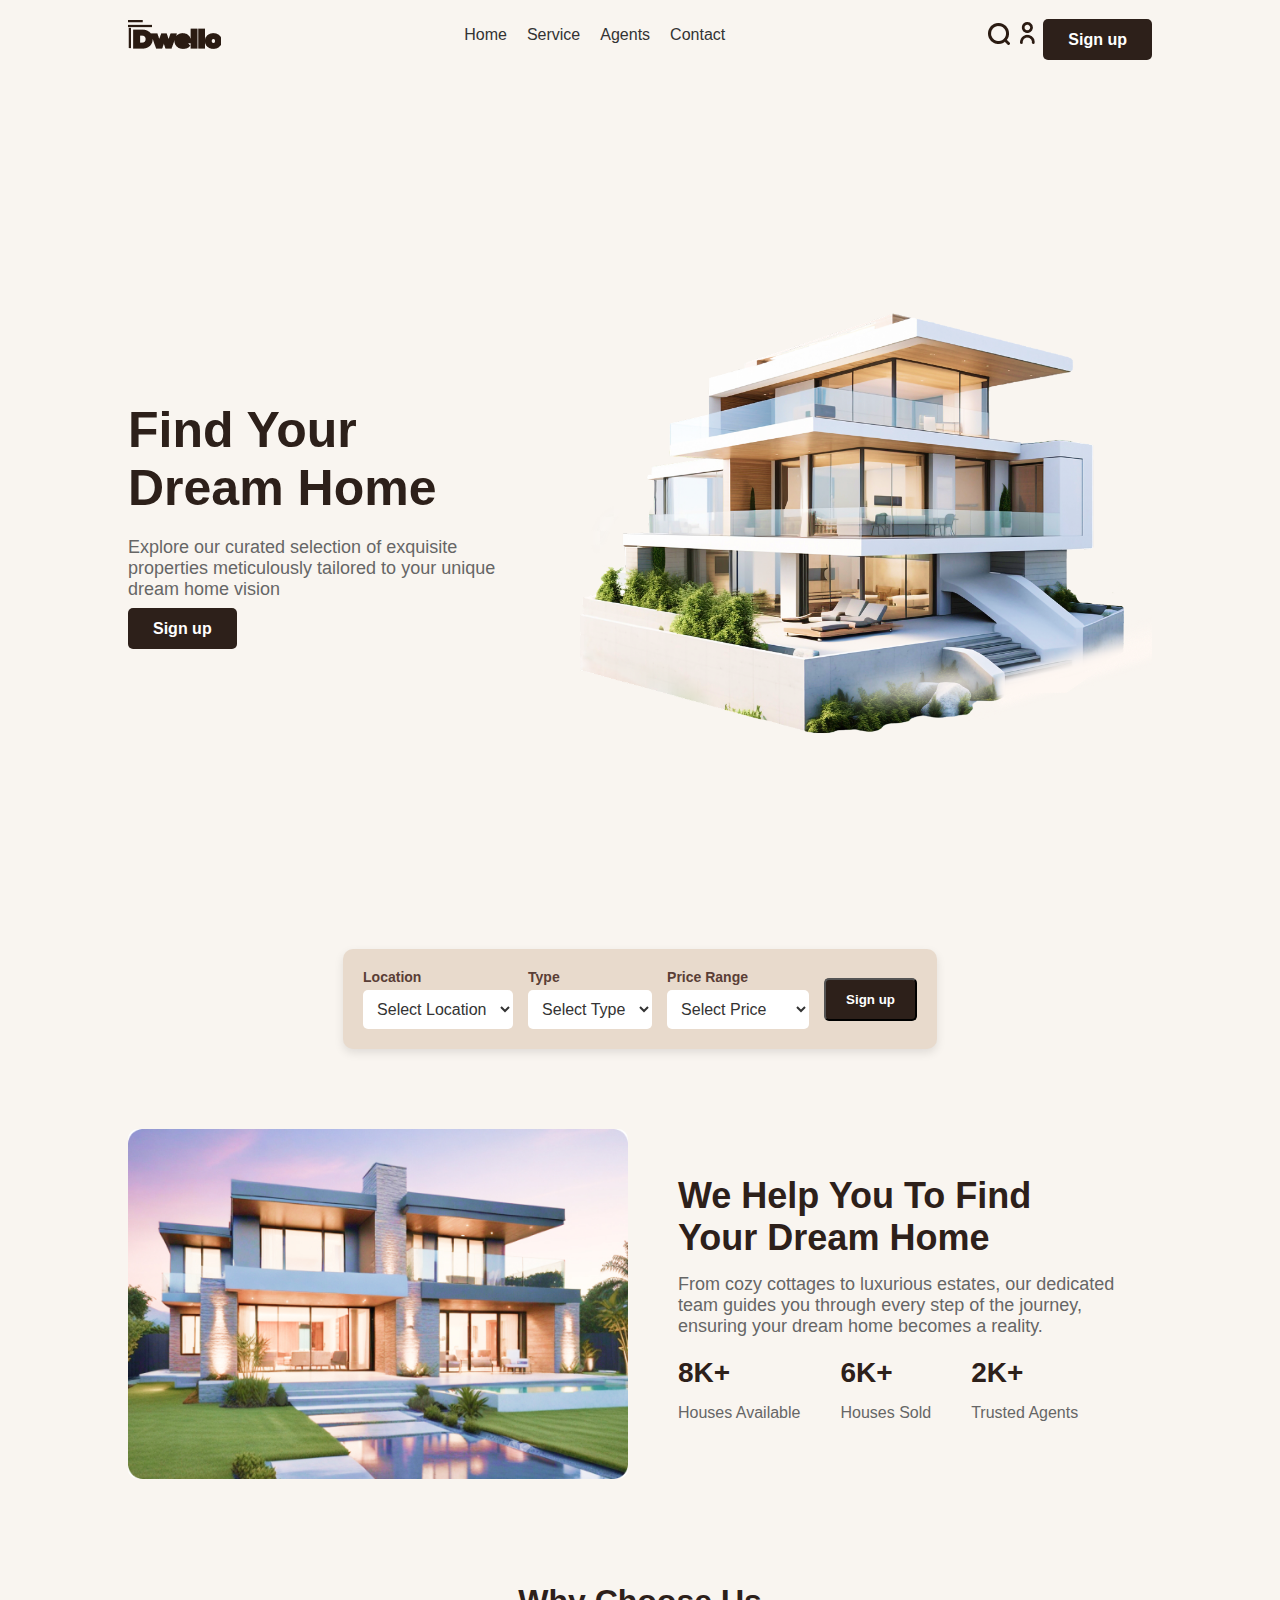
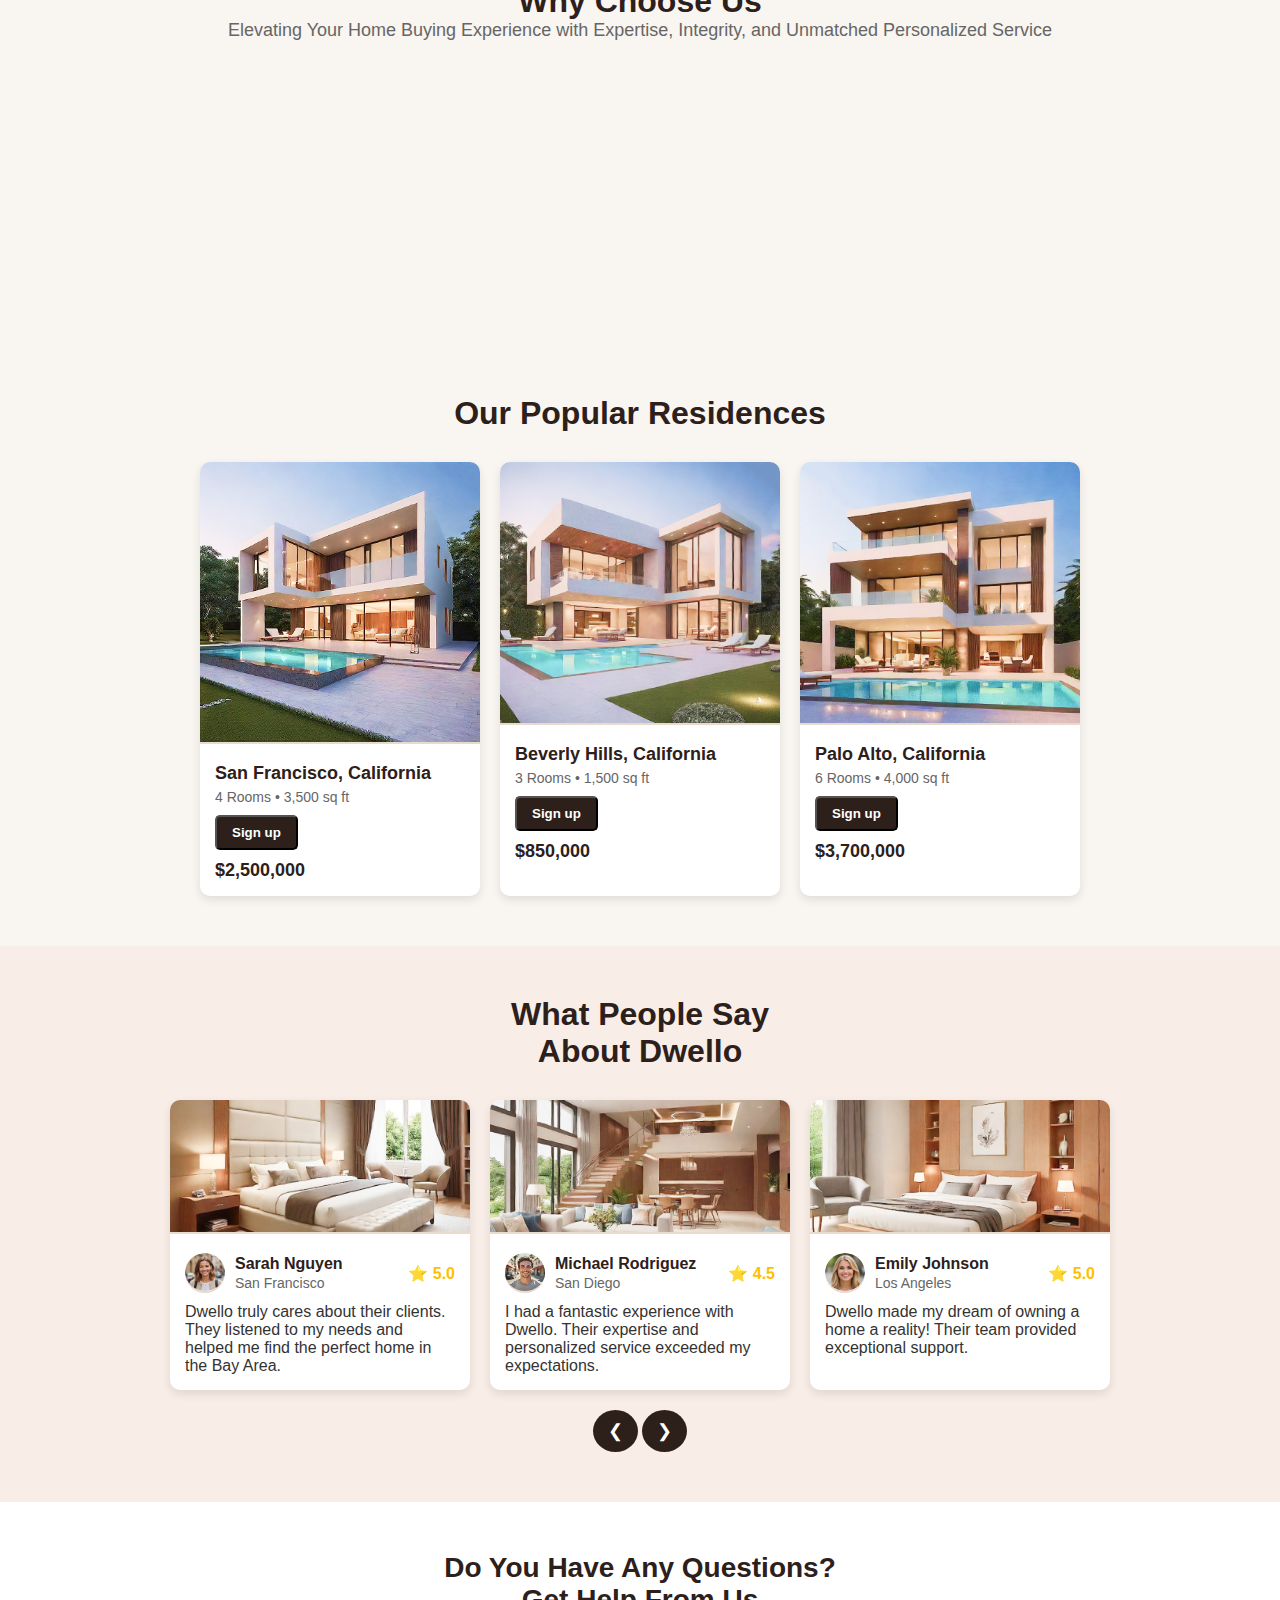
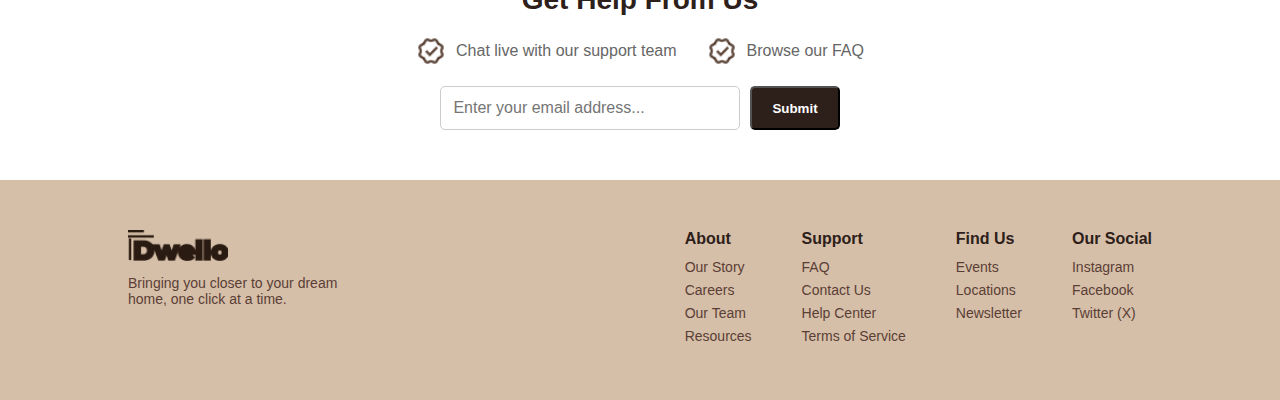
<file: index.html>
<!DOCTYPE html>
<html lang="en">
<head>
    <meta charset="UTF-8">
    <meta name="viewport" content="width=device-width, initial-scale=1.0">
    <title>Find Your Dream Home</title>
    <link rel="stylesheet" href="style.css">
</head>
<body>

    <!-- Navigation Bar -->
    <header>
        <nav class="navbar">
            <img src="images/logo.png" alt="Dwello Logo">
           
            <ul class="nav-links">
                <li><a href="#">Home</a></li>
                <li><a href="#">Service</a></li>
                <li><a href="agents.html">Agents</a></li>
                <li><a href="contact.html">Contact</a></li>
                <li class="icons">
                </li>
                </ul>
                <div class="nav-icons">
                    <a href="#"><img src="images/Vector.png" alt="Search"></a>
                    <a href="#"><img src="images/user.png" alt="User"></a>
                    <a href="#" class="signup-btn">Sign up</a>
                </div>
        </nav>
    </header>

    <!-- Hero Section -->
    <section class="hero">
        <div class="hero-content">
            <h1>Find Your <br> Dream Home</h1>
            <p>Explore our curated selection of exquisite properties meticulously tailored to your unique dream home vision</p>
            <a href="#" class="btn">Sign up</a>
        </div>
        <div class="hero-image">
            <img src="images/hero-house.png" alt="Modern House">
        </div>
    </section>
    <!-- Search / Filter Box -->
<section class="search-box">
    <div class="filter-container">
        <div class="filter">
            <label for="location">Location</label>
            <select id="location">
                <option>Select Location</option>
                <option>New York</option>
                <option>Los Angeles</option>
                <option>Miami</option>
            </select>
        </div>
        <div class="filter">
            <label for="type">Type</label>
            <select id="type">
                <option>Select Type</option>
                <option>Apartment</option>
                <option>Villa</option>
                <option>Townhouse</option>
            </select>
        </div>
        <div class="filter">
            <label for="price">Price Range</label>
            <select id="price">
                <option>Select Price</option>
                <option>$100k - $500k</option>
                <option>$500k - $1M</option>
                <option>$1M - $5M</option>
            </select>
        </div>
        <button class="btn">Sign up</button>
    </div>
</section>

<!-- About Section -->
<section class="about">
    <div class="about-container">
        <div class="about-image">
            <img src="images/house1.jpg" alt="Luxury House">
        </div>
        <div class="about-text">
            <h2>We Help You To Find <br> Your Dream Home</h2>
            <p>
                From cozy cottages to luxurious estates, our dedicated team guides you through every step of the journey, ensuring your dream home becomes a reality.
            </p>
            <div class="stats">
                <div class="stat">
                    <h3>8K+</h3>
                    <p>Houses Available</p>
                </div>
                <div class="stat">
                    <h3>6K+</h3>
                    <p>Houses Sold</p>
                </div>
                <div class="stat">
                    <h3>2K+</h3>
                    <p>Trusted Agents</p>
                </div>
            </div>
        </div>
    </div>
</section>

<!-- Why Choose Us Section -->
<section class="why-choose">
    <h2>Why Choose Us</h2>
    <p>Elevating Your Home Buying Experience with Expertise, Integrity, and Unmatched Personalized Service</p>

    <div class="features">
        <div class="feature">
            <img src="images/map pin.png" alt="Expert Guidance">
            <h3>Expert Guidance</h3>
            <p>Benefit from our team's seasoned expertise for a smooth buying experience</p>
        </div>
        <div class="feature">
            <img src="images/service.png" alt="Personalized Service">
            <h3>Personalized Service</h3>
            <p>Our services adapt to your unique needs, making your journey stress-free</p>
        </div>
        <div class="feature">
            <img src="images/document.png" alt="Transparent Process">
            <h3>Transparent Process</h3>
            <p>Stay informed with our clear and honest approach to buying your home</p>
        </div>
        <div class="feature">
            <img src="images/support.png" alt="Exceptional Support">
            <h3>Exceptional Support</h3>
            <p>Providing peace of mind with our responsive and attentive customer service</p>
        </div>
    </div>
</section>

<!-- Popular Residences Section -->
<section class="popular-residences">
    <h2>Our Popular Residences</h2>

    <div class="residence-grid">
        <div class="residence">
            <img src="images/Group 1.jpg" alt="San Francisco House">
            <div class="residence-info">
                <h3>San Francisco, California</h3>
                <p>4 Rooms • 3,500 sq ft</p>
                <button class="btn">Sign up</button>
                <h4>$2,500,000</h4>
            </div>
        </div>
        <div class="residence">
            <img src="images/Group 2.jpg" alt="Beverly Hills House">
            <div class="residence-info">
                <h3>Beverly Hills, California</h3>
                <p>3 Rooms • 1,500 sq ft</p>
                <button class="btn">Sign up</button>
                <h4>$850,000</h4>
            </div>
        </div>
        <div class="residence">
            <img src="images/Group 3.jpg" alt="Palo Alto House">
            <div class="residence-info">
                <h3>Palo Alto, California</h3>
                <p>6 Rooms • 4,000 sq ft</p>
                <button class="btn">Sign up</button>
                <h4>$3,700,000</h4>
            </div>
        </div>
    </div>
</section>

<!-- Testimonials Section -->
<section class="testimonials">
    <h2>What People Say <br> About Dwello</h2>

    <div class="testimonial-slider">
        <div class="testimonial">
            <img src="images/bedroom1.jpg" alt="Bedroom">
            <div class="testimonial-info">
                <div class="profile">
                    <img src="images/user1.png" alt="Sarah Nguyen">
                    <div>
                        <h3>Sarah Nguyen</h3>
                        <p>San Francisco</p>
                    </div>
                    <span class="rating">⭐ 5.0</span>
                </div>
                <p>Dwello truly cares about their clients. They listened to my needs and helped me find the perfect home in the Bay Area.</p>
            </div>
        </div>
        
        <div class="testimonial">
            <img src="images/livingroom.jpg" alt="Luxury Living Room">
            <div class="testimonial-info">
                <div class="profile">
                    <img src="images/user2.png" alt="Michael Rodriguez">
                    <div>
                        <h3>Michael Rodriguez</h3>
                        <p>San Diego</p>
                    </div>
                    <span class="rating">⭐ 4.5</span>
                </div>
                <p>I had a fantastic experience with Dwello. Their expertise and personalized service exceeded my expectations.</p>
            </div>
        </div>

        <div class="testimonial">
            <img src="images/bedroom2.jpg" alt="Cozy Home">
            <div class="testimonial-info">
                <div class="profile">
                    <img src="images/user3.png" alt="Emily Johnson">
                    <div>
                        <h3>Emily Johnson</h3>
                        <p>Los Angeles</p>
                    </div>
                    <span class="rating">⭐ 5.0</span>
                </div>
                <p>Dwello made my dream of owning a home a reality! Their team provided exceptional support.</p>
            </div>
        </div>
    </div>

    <div class="testimonial-nav">
        <button class="prev">&#10094;</button>
        <button class="next">&#10095;</button>
    </div>
</section>

<!-- Help Section -->
<section class="help">
    <h2>Do You Have Any Questions? <br> Get Help From Us</h2>
    <div class="help-options">
        <div class="help-item">
            <img src="images/verified.png" alt="Chat">
            <p>Chat live with our support team</p>
        </div>
        <div class="help-item">
            <img src="images/verified.png" alt="FAQ">
            <p>Browse our FAQ</p>
        </div>
    </div>

    <!-- Email Subscription -->
    <div class="subscribe">
        <input type="email" placeholder="Enter your email address...">
        <button class="btn">Submit</button>
    </div>
</section>

<!-- Footer Section -->
<footer class="footer">
    <div class="footer-container">
        <!-- Left Side - Logo & Description -->
        <div class="footer-brand">
            <img src="images/logo.png" alt="Dwello Logo">
            <p>Bringing you closer to your dream home, one click at a time.</p>
        </div>

        <!-- Footer Links -->
        <div class="footer-links">
            <div class="footer-column">
                <h3>About</h3>
                <ul>
                    <li><a href="#">Our Story</a></li>
                    <li><a href="#">Careers</a></li>
                    <li><a href="#">Our Team</a></li>
                    <li><a href="#">Resources</a></li>
                </ul>
            </div>

            <div class="footer-column">
                <h3>Support</h3>
                <ul>
                    <li><a href="#">FAQ</a></li>
                    <li><a href="#">Contact Us</a></li>
                    <li><a href="#">Help Center</a></li>
                    <li><a href="#">Terms of Service</a></li>
                </ul>
            </div>

            <div class="footer-column">
                <h3>Find Us</h3>
                <ul>
                    <li><a href="#">Events</a></li>
                    <li><a href="#">Locations</a></li>
                    <li><a href="#">Newsletter</a></li>
                </ul>
            </div>

            <div class="footer-column">
                <h3>Our Social</h3>
                <ul>
                    <li><a href="#">Instagram</a></li>
                    <li><a href="#">Facebook</a></li>
                    <li><a href="#">Twitter (X)</a></li>
                </ul>
            </div>
        </div>
    </div>
</footer>






</body>
</html>
</file>
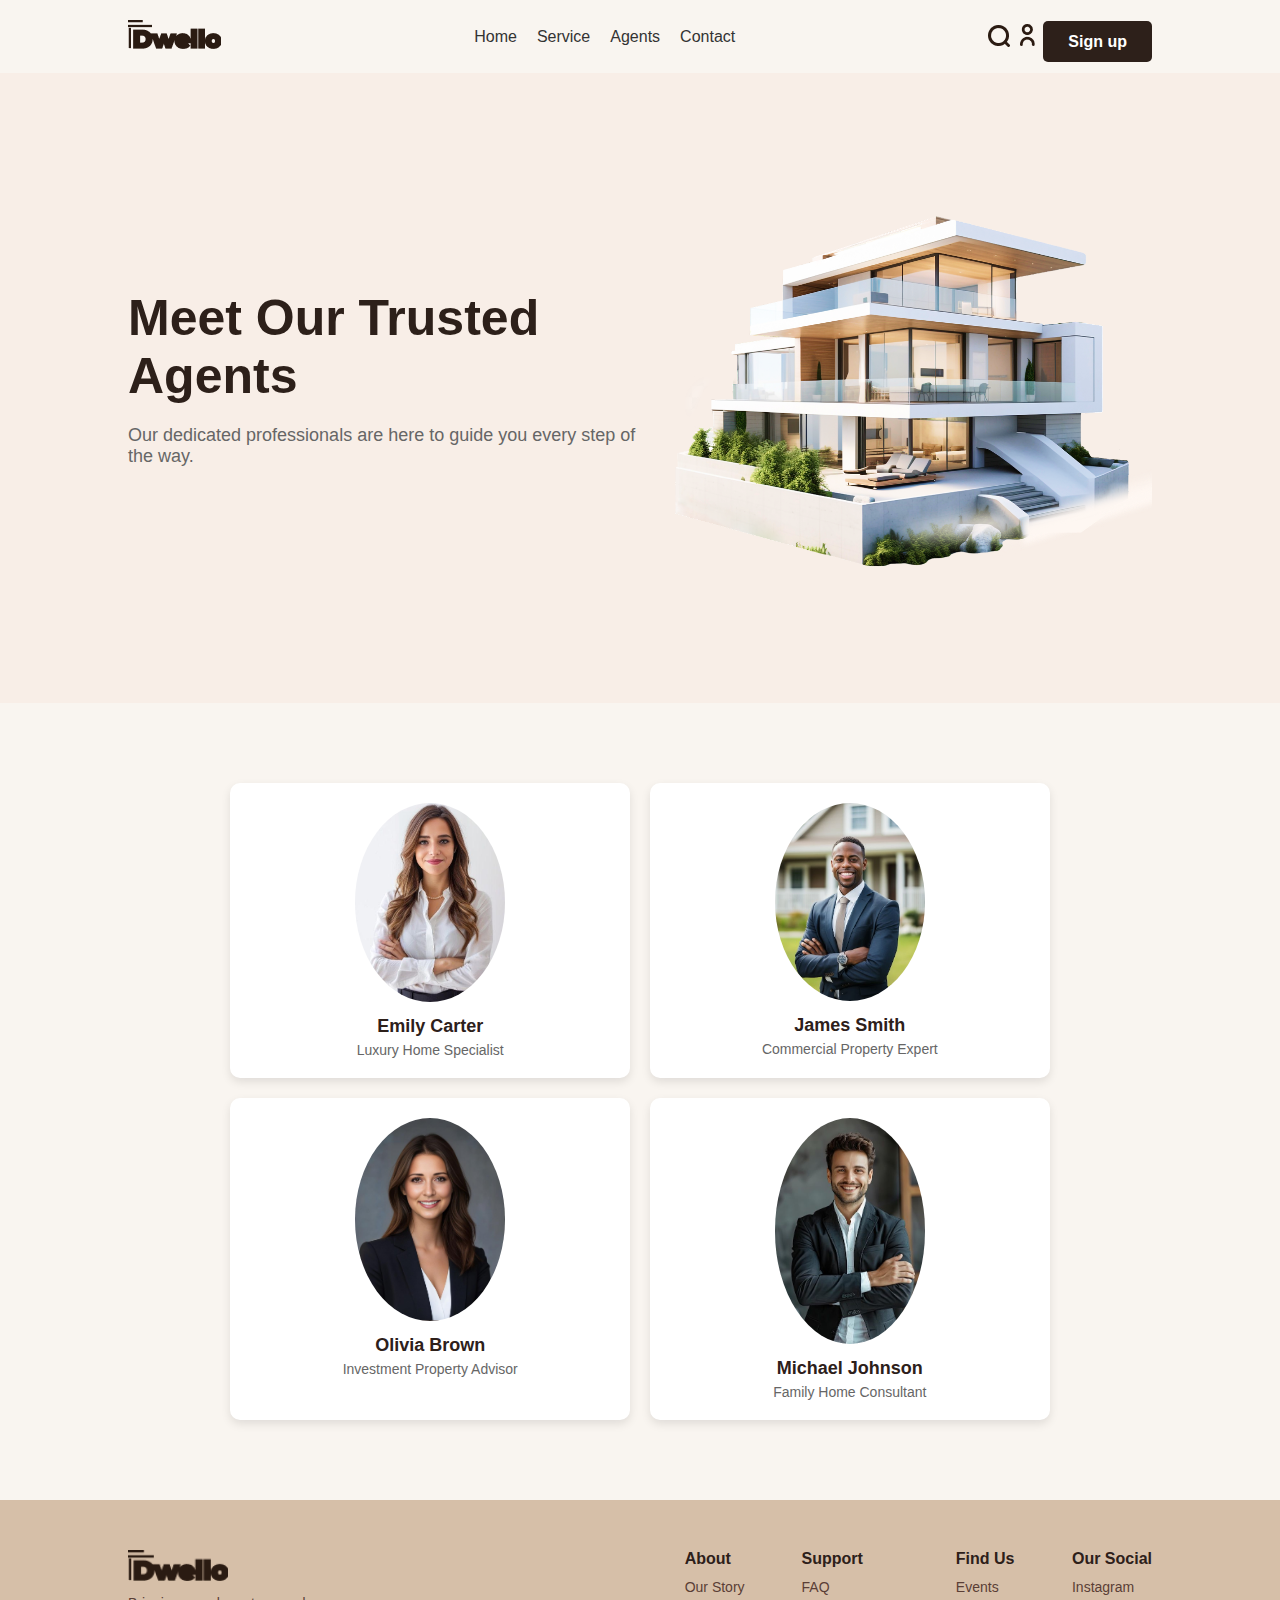
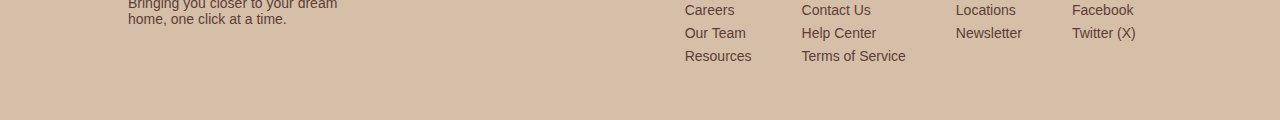
<file: agents.html>
<!DOCTYPE html>
<html lang="en">
<head>
    <meta charset="UTF-8">
    <meta name="viewport" content="width=device-width, initial-scale=1.0">
    <title>Our Agents</title>
    <link rel="stylesheet" href="style.css">
</head>
<body>

     <!-- Navigation Bar -->
     <header>
        <nav class="navbar">
            <div class="logo">
                <a href="index.html">
                    <img src="images/logo.png" alt="Dwello Logo">
                </a>
            </div>
            <ul class="nav-links">
                <li><a href="index.html">Home</a></li>
                <li><a href="#">Service</a></li>
                <li><a href="agents.html">Agents</a></li>
                <li><a href="contact.html">Contact</a></li>
            </ul>
            <div class="nav-icons">
                <a href="#"><img src="images/Vector.png" alt="Search"></a>
                <a href="#"><img src="images/user.png" alt="User"></a>
                <a href="#" class="signup-btn">Sign up</a>
            </div>
        </nav>
    </header>

    <!-- Hero Section  -->
<section class="hero agents-hero">
    <div class="hero-content">
        <h1>Meet Our Trusted Agents</h1>
        <p>Our dedicated professionals are here to guide you every step of the way.</p>
    </div>
    <div class="hero-image">
        <img src="images/hero-house.png" alt="Real Estate Agents">
    </div>
</section>

    <!-- Agents Grid -->
    <section class="agents">
        <div class="agents-grid">
            <div class="agent-card">
                <img src="images/agent.jpg" alt="Agent 1">
                <h3>Emily Carter</h3>
                <p>Luxury Home Specialist</p>
            </div>
            <div class="agent-card">
                <img src="images/agent 1.jpg" alt="Agent 2">
                <h3>James Smith</h3>
                <p>Commercial Property Expert</p>
            </div>
            <div class="agent-card">
                <img src="images/agent 3.jpg" alt="Agent 3">
                <h3>Olivia Brown</h3>
                <p>Investment Property Advisor</p>
            </div>
            <div class="agent-card">
                <img src="images/agent4.jpg" alt="Agent 4">
                <h3>Michael Johnson</h3>
                <p>Family Home Consultant</p>
            </div>
        </div>
    </section>


</body>

<!-- Footer Section -->
<footer class="footer">
    <div class="footer-container">
        <!-- Left Side - Logo & Description -->
        <div class="footer-brand">
            <img src="images/logo.png" alt="Dwello Logo">
            <p>Bringing you closer to your dream home, one click at a time.</p>
        </div>

        <!-- Footer Links -->
        <div class="footer-links">
            <div class="footer-column">
                <h3>About</h3>
                <ul>
                    <li><a href="#">Our Story</a></li>
                    <li><a href="#">Careers</a></li>
                    <li><a href="#">Our Team</a></li>
                    <li><a href="#">Resources</a></li>
                </ul>
            </div>

            <div class="footer-column">
                <h3>Support</h3>
                <ul>
                    <li><a href="#">FAQ</a></li>
                    <li><a href="#">Contact Us</a></li>
                    <li><a href="#">Help Center</a></li>
                    <li><a href="#">Terms of Service</a></li>
                </ul>
            </div>

            <div class="footer-column">
                <h3>Find Us</h3>
                <ul>
                    <li><a href="#">Events</a></li>
                    <li><a href="#">Locations</a></li>
                    <li><a href="#">Newsletter</a></li>
                </ul>
            </div>

            <div class="footer-column">
                <h3>Our Social</h3>
                <ul>
                    <li><a href="#">Instagram</a></li>
                    <li><a href="#">Facebook</a></li>
                    <li><a href="#">Twitter (X)</a></li>
                </ul>
            </div>
        </div>
    </div>
</footer>

</html>
</file>
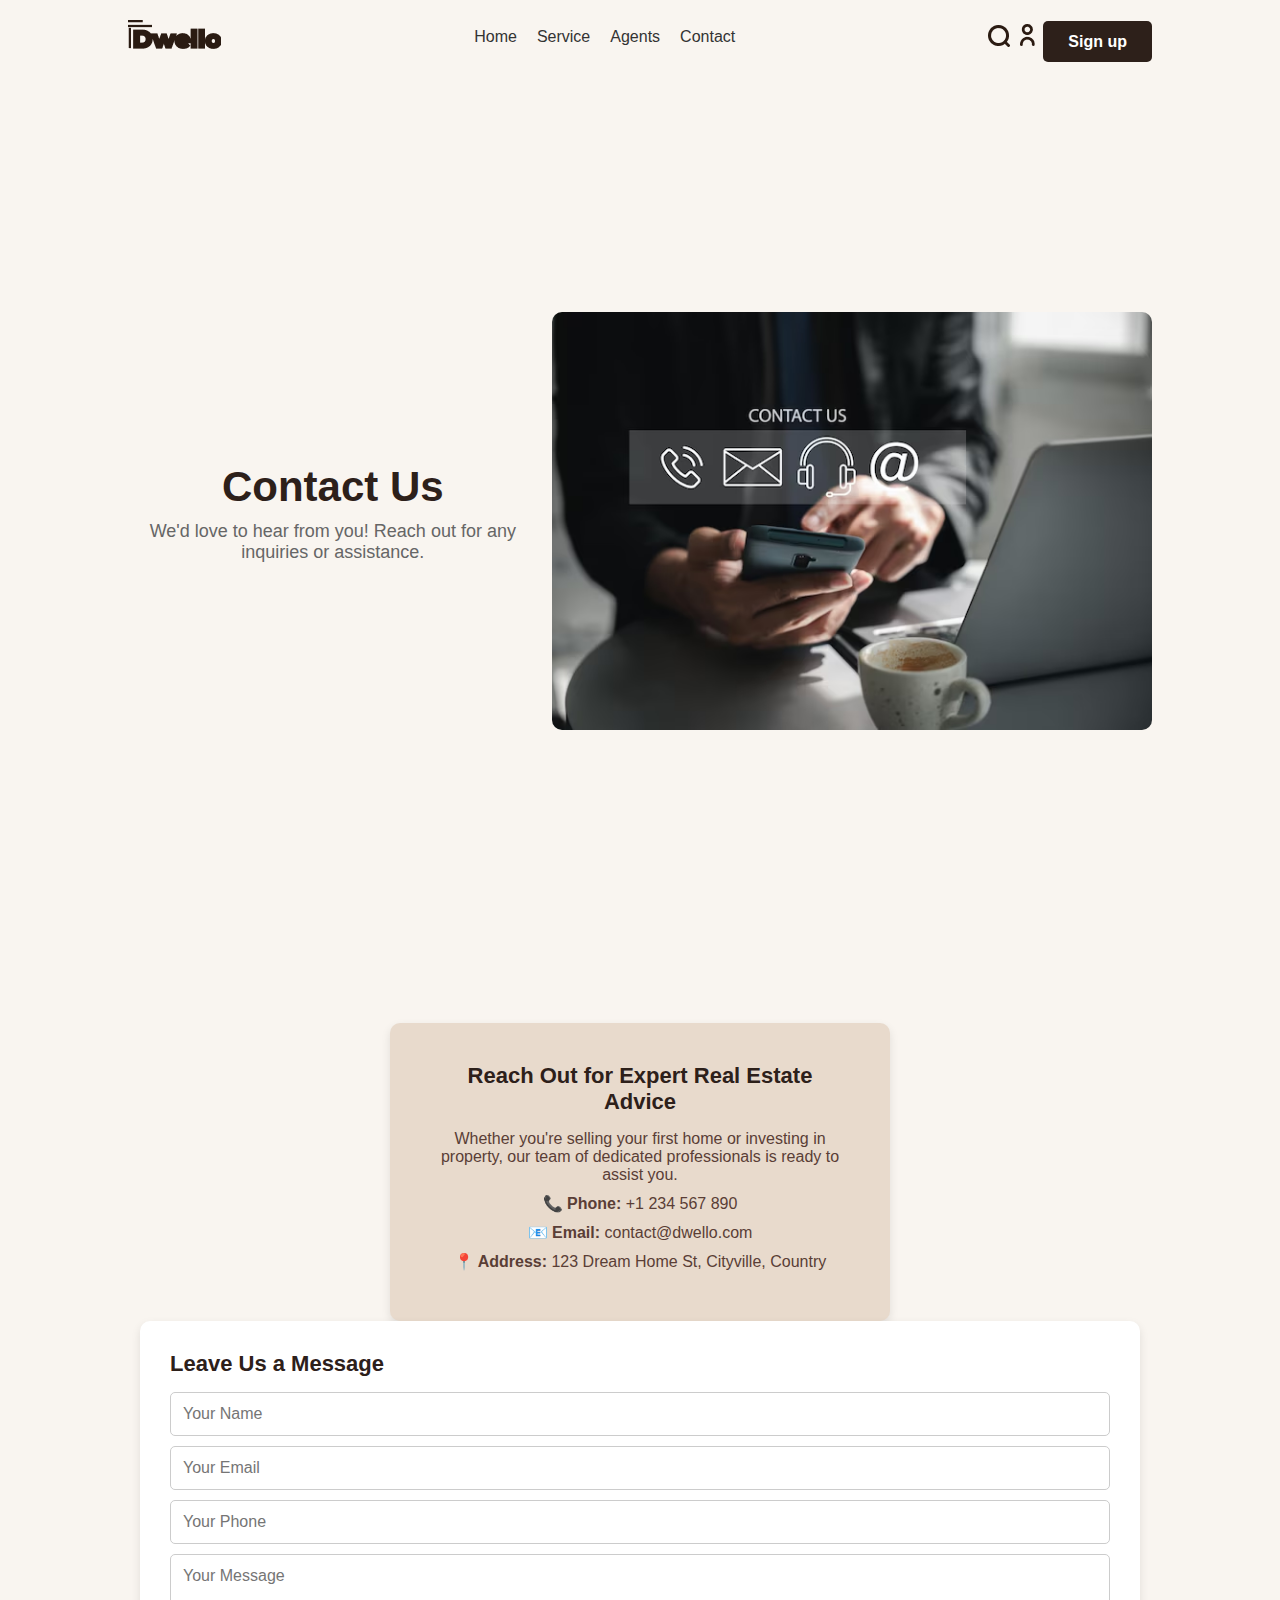
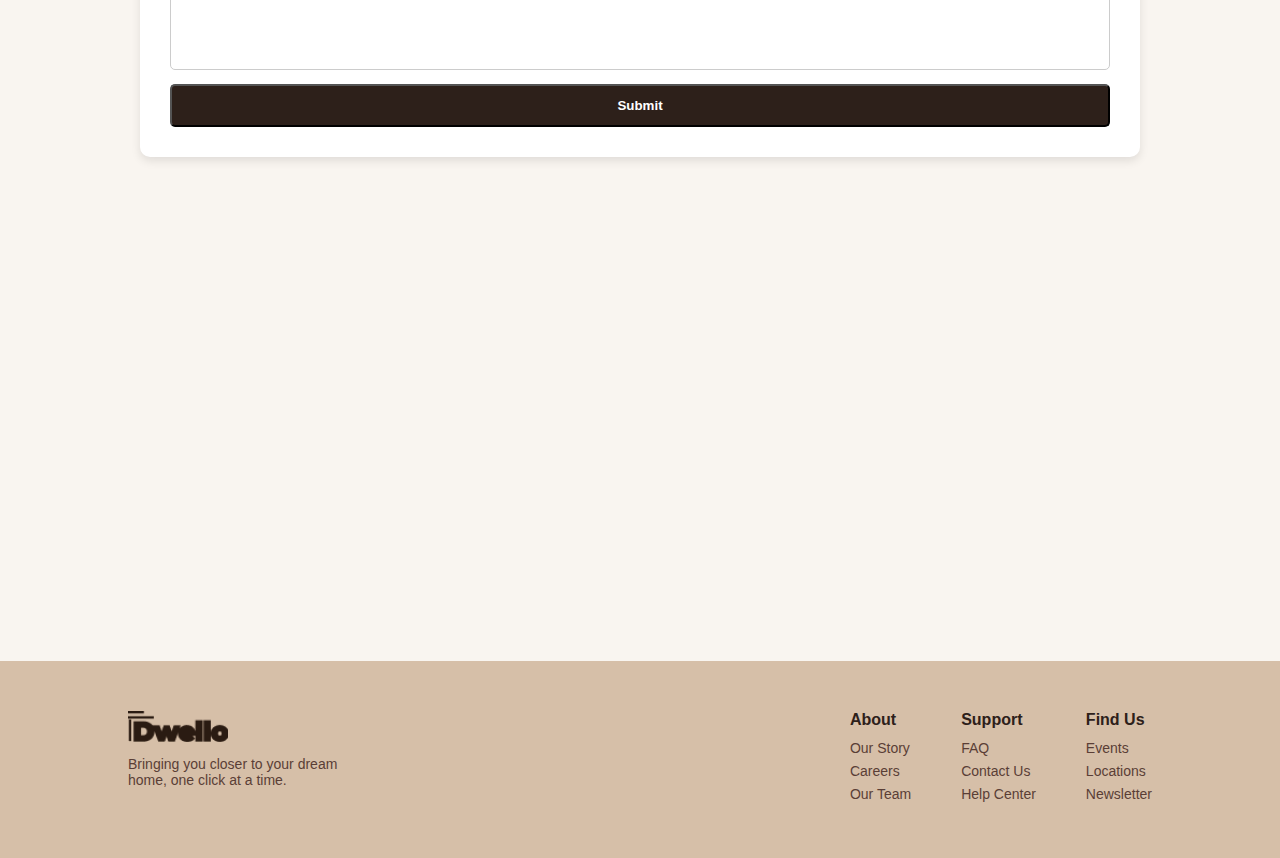
<file: contact.html>
<!DOCTYPE html>
<html lang="en">
<head>
    <meta charset="UTF-8">
    <meta name="viewport" content="width=device-width, initial-scale=1.0">
    <title>Contact Us - Dwello</title>
    <link rel="stylesheet" href="style.css">
</head>
<body>

    <!-- Navigation Bar -->
    <header>
        <nav class="navbar">
            <div class="logo">
                <a href="index.html">
                    <img src="images/logo.png" alt="Dwello Logo">
                </a>
            </div>
            <ul class="nav-links">
                <li><a href="index.html">Home</a></li>
                <li><a href="#">Service</a></li>
                <li><a href="agents.html">Agents</a></li>
                <li><a href="contact.html">Contact</a></li>
            </ul>
            <div class="nav-icons">
                <a href="#"><img src="images/Vector.png" alt="Search"></a>
                <a href="#"><img src="images/user.png" alt="User"></a>
                <a href="#" class="signup-btn">Sign up</a>
            </div>
        </nav>
    </header>

    <!-- Contact Hero Section -->
    <section class="hero contact-hero">
        <div class="hero-content">
            <h1>Contact Us</h1>
            <p>We'd love to hear from you! Reach out for any inquiries or assistance.</p>
        </div>
        <div class="hero-image">
            <img src="images/contact-us-.jpg" alt="Contact Us Image">
        </div>
    </section>

    <!-- Contact Details and Form Section -->
    <section class="contact">
        <div class="contact-container">
            <!-- Contact Info -->
            <div class="contact-info">
                <h2>Reach Out for Expert Real Estate Advice</h2>
                <p>Whether you're selling your first home or investing in property, our team of dedicated professionals is ready to assist you.</p>
                <p><strong>📞 Phone:</strong> +1 234 567 890</p>
                <p><strong>📧 Email:</strong> contact@dwello.com</p>
                <p><strong>📍 Address:</strong> 123 Dream Home St, Cityville, Country</p>
            </div>
            
            <!-- Contact Form -->
            <div class="contact-form">
                <h2>Leave Us a Message</h2>
                <form action="#" method="POST">
                    <input type="text" name="name" placeholder="Your Name" required>
                    <input type="email" name="email" placeholder="Your Email" required>
                    <input type="text" name="phone" placeholder="Your Phone" required>
                    <textarea name="message" placeholder="Your Message" rows="5" required></textarea>
                    <button type="submit" class="btn">Submit</button>
                </form>
            </div>
        </div>
    </section>

    <!-- Google Map Embed -->
    <section class="map">
        <iframe src="https://www.google.com/maps/embed?pb=!1m18!1m12!1m3!1d719098.0910345364!2d-76.45963134506275!3d45.2482595175783!2m3!1f0!2f0!3f0!3m2!1i1024!2i768!4f13.1!3m3!1m2!1s0x4cce05b25f5113af%3A0x8a6a51e131dd15ed!2sOttawa%2C%20ON!5e0!3m2!1sen!2sca!4v1741914698463!5m2!1sen!2sca" width="1500" height="450" style="border:0;" allowfullscreen="" loading="lazy" referrerpolicy="no-referrer-when-downgrade"></iframe></iframe>
    </section>

    <!-- Footer Section -->
    <footer class="footer">
        <div class="footer-container">
            <div class="footer-brand">
                <img src="images/logo.png" alt="Dwello Logo">
                <p>Bringing you closer to your dream home, one click at a time.</p>
            </div>
            <div class="footer-links">
                <div class="footer-column">
                    <h3>About</h3>
                    <ul>
                        <li><a href="#">Our Story</a></li>
                        <li><a href="#">Careers</a></li>
                        <li><a href="#">Our Team</a></li>
                    </ul>
                </div>
                <div class="footer-column">
                    <h3>Support</h3>
                    <ul>
                        <li><a href="#">FAQ</a></li>
                        <li><a href="#">Contact Us</a></li>
                        <li><a href="#">Help Center</a></li>
                    </ul>
                </div>
                <div class="footer-column">
                    <h3>Find Us</h3>
                    <ul>
                        <li><a href="#">Events</a></li>
                        <li><a href="#">Locations</a></li>
                        <li><a href="#">Newsletter</a></li>
                    </ul>
                </div>
            </div>
        </div>
    </footer>
</body>
</html>
</file>
<file: style.css>
/* Reset Default Styles */
* {
    margin: 0;
    padding: 0;
    box-sizing: border-box;
    font-family: 'Poppins', sans-serif;
}

/* Body Background */
body {
    background-color: #f9f5f0;
    color: #333;
}

/* Navbar */
.navbar {
    display: flex;
    justify-content: space-between;
    align-items: center;
    padding: 20px 10%;
}


/* Nav Links */
.nav-links {
    list-style: none;
    display: flex;
    align-items: center;
    gap: 20px;
}

.nav-links li {
    display: inline-block;
}

.nav-links a {
    text-decoration: none;
    font-size: 16px;
    color: #333;
    font-weight: 500;
    transition: 0.3s;
}

.nav-links a:hover {
    color: #8e7c7a;
}


/* Sign-Up Button */
.signup-btn {
    background-color: #2d201a;
    color: white;
    padding: 12px 25px;
    text-decoration: none;
    font-weight: bold;
    border-radius: 5px;
    transition: 0.3s;
}

.signup-btn:hover {
    background-color: #6a4f4b;}



/* Hero Section */
.hero {
    background-color: #f9f5f0;
    min-height: 100vh; 
    display: flex;
    align-items: center;
    justify-content: space-between;
    padding: 50px 10%;
}

.hero-content {
    max-width: 40%;
    animation: fadeInUp 1.2s ease-out;
}
/* Fade-in Up Animation */
@keyframes fadeInUp {
    from {
        opacity: 0;
        transform: translateY(50px);
    }
    to {
        opacity: 1;
        transform: translateY(0);
    }
}

/* Slide-in Left Animation */
@keyframes slideIn {
    from {
        opacity: 0;
        transform: translateX(-50px);
    }
    to {
        opacity: 1;
        transform: translateX(0);
    }
}


.hero-content h1 {
    font-size: 50px;
    font-weight: bold;
    color: #2d201a;
}

.hero-content p {
    font-size: 18px;
    color: #666;
    margin: 20px 0;
}

/* Hero Button */
.hero-content .btn {
    background-color: #2d201a;
    color: white;
    padding: 12px 25px;
    text-decoration: none;
    font-weight: bold;
    border-radius: 5px;
    transition: 0.3s;
}

.hero-content .btn:hover {
    background-color: #6a4f4b;
}

/* Hero Image */
.hero-image img {
    width: 600px; /* Adjust the image size */
    border-radius: 10px;
    animation: fadeInUp 1.5s ease-out;
}

/*  Animation */
@keyframes fadeInUp {
    from {
        opacity: 0;
        transform: translateY(50px);
    }
    to {
        opacity: 1;
        transform: translateY(0);
    }
}

/* Slide-in Left Animation */
@keyframes slideIn {
    from {
        opacity: 0;
        transform: translateX(-50px);
    }
    to {
        opacity: 1;
        transform: translateX(0);
    }
}


/* Search / Filter Box */
.search-box {
    display: flex;
    justify-content: center;
    padding: 30px 10%;
    margin-top: -50px; /* Slight overlap with hero section */
}

.filter-container {
    display: flex;
    background: #e8dacc;
    padding: 20px;
    border-radius: 10px;
    box-shadow: 0px 4px 10px rgba(0, 0, 0, 0.1);
    gap: 15px;
    align-items: center;
}

.filter {
    display: flex;
    flex-direction: column;
}

.filter label {
    font-size: 14px;
    font-weight: 600;
    margin-bottom: 5px;
    color: #5a3e36;
}

.filter select {
    padding: 10px;
    border: none;
    border-radius: 5px;
    font-size: 16px;
    background: white;
    color: #333;
}

/* Search Button */
.filter-container .btn {
    background-color: #2d201a;
    color: white;
    padding: 12px 20px;
    text-decoration: none;
    font-weight: bold;
    border-radius: 5px;
    transition: 0.3s;
    cursor: pointer;
}

.filter-container .btn:hover {
    background-color: #6a4f4b;
}

/* About Section */
.about {
    display: flex;
    justify-content: center;
    padding: 50px 10%;
}

.about-container {
    display: flex;
    align-items: center;
    gap: 50px;
    max-width: 1100px;
    width: 100%;
}

/* Left Side - House Image */
.about-image img {
    width: 500px;
    border-radius: 10px;
}

/* Right Side - Text */
.about-text {
    max-width: 50%;
}

.about-text h2 {
    font-size: 36px;
    font-weight: bold;
    color: #2d201a;
}

.about-text p {
    font-size: 18px;
    color: #666;
    margin: 15px 0;
}

/* Stats Section */
.stats {
    display: flex;
    gap: 40px;
    margin-top: 20px;
}

.stat h3 {
    font-size: 28px;
    color: #2d201a;
    font-weight: bold;
}

.stat p {
    font-size: 16px;
    color: #666;
}

/* Why Choose Us Section */
.why-choose {
    text-align: center;
    padding: 50px 10%;
}

.why-choose h2 {
    font-size: 32px;
    font-weight: bold;
    color: #2d201a;
}

.why-choose p {
    font-size: 18px;
    color: #666;
    margin-bottom: 30px;
}

/* Features Grid */
.features {
    display: flex;
    justify-content: center;
    gap: 20px;
    flex-wrap: wrap;
}

.feature {
    background: #e8dacc;
    padding: 20px;
    border-radius: 10px;
    text-align: center;
    width: 220px;
    box-shadow: 0px 4px 10px rgba(0, 0, 0, 0.1);
    opacity: 0; 
    animation: slideIn 1s ease-out forwards;
}

 .feature:nth-child(1) {
        animation-delay: 0.3s;
    }
    
    .feature:nth-child(2) {
        animation-delay: 0.6s;
    }
    
    .feature:nth-child(3) {
        animation-delay: 0.9s;
    }
    
    .feature:nth-child(4) {
        animation-delay: 1.2s;
    }


.feature img {
    width: 40px;
    margin-bottom: 10px;
}

.feature h3 {
    font-size: 18px;
    color: #2d201a;
    margin-bottom: 10px;
}

.feature p {
    font-size: 14px;
    color: #666;
}

/* Popular Residences Section */
.popular-residences {
    text-align: center;
    padding: 50px 10%;
}

.popular-residences h2 {
    font-size: 32px;
    font-weight: bold;
    color: #2d201a;
    margin-bottom: 30px;
}

/* Residences Grid */
.residence-grid {
    display: flex;
    justify-content: center;
    gap: 20px;
    flex-wrap: wrap;
}

/* Individual Residence Card */
.residence {
    background: white;
    border-radius: 10px;
    box-shadow: 0px 4px 10px rgba(0, 0, 0, 0.1);
    overflow: hidden;
    text-align: left;
    width: 280px;
}

.residence img {
    width: 100%;
    border-bottom: 2px solid #e8dacc;
}

.residence-info {
    padding: 15px;
}

.residence-info h3 {
    font-size: 18px;
    color: #2d201a;
    margin-bottom: 5px;
}

.residence-info p {
    font-size: 14px;
    color: #666;
    margin-bottom: 10px;
}

/* Sign Up Button */
.residence-info .btn {
    background-color: #2d201a;
    color: white;
    padding: 8px 15px;
    text-decoration: none;
    font-weight: bold;
    border-radius: 5px;
    transition: 0.3s;
    cursor: pointer;
}

.residence-info .btn:hover {
    background-color: #6a4f4b;
}

/* Price */
.residence-info h4 {
    font-size: 18px;
    color: #2d201a;
    font-weight: bold;
    margin-top: 10px;
}

/* Testimonials Section */
.testimonials {
    text-align: center;
    padding: 50px 10%;
    background: #f8eee7;
    
}

.testimonials h2 {
    font-size: 32px;
    font-weight: bold;
    color: #2d201a;
    margin-bottom: 30px;
}

/* Testimonials Slider */
.testimonial-slider {
    display: flex;
    justify-content: center;
    gap: 20px;
    flex-wrap: wrap;
}

/* Individual Testimonial */
.testimonial {
    background: white;
    border-radius: 10px;
    box-shadow: 0px 4px 10px rgba(0, 0, 0, 0.1);
    overflow: hidden;
    text-align: left;
    width: 300px;
}

.testimonial img {
    width: 100%;
    border-bottom: 2px solid #e8dacc;
}

/* Testimonial Content */
.testimonial-info {
    padding: 15px;
}

/* User Profile */
.profile {
    display: flex;
    align-items: center;
    gap: 10px;
    margin-bottom: 10px;
}

.profile img {
    width: 40px;
    height: 40px;
    border-radius: 50%;
}

.profile h3 {
    font-size: 16px;
    color: #2d201a;
    margin-bottom: 2px;
}

.profile p {
    font-size: 14px;
    color: #666;
}

.rating {
    margin-left: auto;
    font-weight: bold;
    color: #ffbf00;
}

/* Navigation Arrows */
.testimonial-nav {
    margin-top: 20px;
}

.testimonial-nav button {
    background: #2d201a;
    color: white;
    border: none;
    padding: 10px 15px;
    border-radius: 50%;
    font-size: 18px;
    cursor: pointer;
}

.testimonial-nav button:hover {
    background: #6a4f4b;
}

/* Help Section */
.help {
    text-align: center;
    padding: 50px 10%;
    background: white;
}

.help h2 {
    font-size: 28px;
    font-weight: bold;
    color: #2d201a;
    margin-bottom: 20px;
}

/* Help Options */
.help-options {
    display: flex;
    justify-content: center;
    gap: 30px;
    margin-bottom: 20px;
}

.help-item {
    display: flex;
    align-items: center;
    gap: 10px;
}

.help-item img {
    width: 30px;
}

.help-item p {
    font-size: 16px;
    color: #666;
}

/* Subscription Box */
.subscribe {
    display: flex;
    justify-content: center;
    gap: 10px;
}

.subscribe input {
    padding: 12px;
    width: 300px;
    border: 1px solid #ccc;
    border-radius: 5px;
    font-size: 16px;
}

.subscribe .btn {
    background-color: #2d201a;
    color: white;
    padding: 12px 20px;
    text-decoration: none;
    font-weight: bold;
    border-radius: 5px;
    cursor: pointer;
}

.subscribe .btn:hover {
    background-color: #6a4f4b;
}

/* Footer Section */
.footer {
    background: #d6bfa8;
    padding: 50px 10%;
    color: #2d201a;
}

/* Footer Layout */
.footer-container {
    display: flex;
    justify-content: space-between;
    align-items: start;
    flex-wrap: wrap;
}

/* Left Side - Brand */
.footer-brand {
    max-width: 250px;
}

.footer-brand img {
    width: 100px;
    margin-bottom: 10px;
}

.footer-brand p {
    font-size: 14px;
    color: #5a3e36;
}

/* Footer Links */
.footer-links {
    display: flex;
    gap: 50px;
}

/* Footer Columns */
.footer-column h3 {
    font-size: 16px;
    font-weight: bold;
    margin-bottom: 10px;
}

.footer-column ul {
    list-style: none;
    padding: 0;
}

.footer-column ul li {
    margin-bottom: 5px;
}

.footer-column ul li a {
    text-decoration: none;
    font-size: 14px;
    color: #5a3e36;
    transition: 0.3s;
}

.footer-column ul li a:hover {
    color: #2d201a;
}


/* Agents Page Hero Section */
.agents-hero {
    display: flex;
    align-items: center;
    justify-content: space-between;
    padding: 20px 10%;
    min-height: 70vh;
    background: #f8eee7;
}

.agents-hero .hero-content {
    max-width: 50%;
}

.agents-hero .hero-content h1 {
    font-size: 50px;
    font-weight: bold;
    color: #2d201a;
}

.agents-hero .hero-content p {
    font-size: 18px;
    color: #666;
    margin: 20px 0;
}

.agents-hero .hero-image img {
    width: 500px;
    border-radius: 10px;
}



/* Agents Grid */
.agents {
    text-align: center;
    padding: 50px 10%;
}

.agents-grid {
    display: grid;
    grid-template-columns: repeat(2, 1fr);
    gap: 20px;
    justify-content: center;
    padding: 30px 10%;
}

.agent-card {
    background: white;
    padding: 20px;
    border-radius: 10px;
    text-align: center;
    box-shadow: 0px 4px 10px rgba(0, 0, 0, 0.1);
}

.agent-card img {
    width: 150px;
    border-radius: 50%;
    margin-bottom: 10px;
}

.agent-card h3 {
    font-size: 18px;
    color: #2d201a;
    margin-bottom: 5px;
}

.agent-card p {
    font-size: 14px;
    color: #666;
}



/* Contact Page Hero Section */
.contact-hero {
    text-align: center;
    padding: 80px 10%;
    background-color: #f9f5f0; /* Same as homepage */
}

.contact-hero h1 {
    font-size: 42px;
    font-weight: bold;
    color: #2d201a;
}

.contact-hero p {
    font-size: 18px;
    color: #666;
    margin-top: 10px;
}

/* Contact Section */
.contact {
    display: flex;
    justify-content: center;
    gap: 50px;
    padding: 50px 10%;
    align-items: center;
    flex-wrap: wrap;
}

/* Contact Info */
.contact-info {
    background: #e8dacc; 
    padding: 40px;
    border-radius: 10px;
    box-shadow: 0px 4px 10px rgba(0, 0, 0, 0.1);
    width: 500px;
    text-align: center;
    margin: 0 auto;
}

.contact-info h2 {
    font-size: 22px;
    font-weight: bold;
    color: #2d201a;
    margin-bottom: 15px;
}

.contact-info p {
    font-size: 16px;
    color: #5a3e36;
    margin-bottom: 10px;
}

/* Contact Form */
.contact-form {
    background: white;
    padding: 30px;
    border-radius: 10px;
    box-shadow: 0px 4px 10px rgba(0, 0, 0, 0.1);
    width: 1000px;
}

.contact-form h2 {
    font-size: 22px;
    font-weight: bold;
    color: #2d201a;
    margin-bottom: 15px;
}

.contact-form input,
.contact-form textarea {
    width: 100%;
    padding: 12px;
    margin-bottom: 10px;
    border: 1px solid #ccc;
    border-radius: 5px;
    font-size: 16px;
}

.contact-form textarea {
    resize: none;
}

/* Submit Button */
.contact-form .btn {
    background-color: #2d201a;
    color: white;
    padding: 12px;
    text-decoration: none;
    font-weight: bold;
    border-radius: 5px;
    cursor: pointer;
    display: block;
    width: 100%;
    text-align: center;
    transition: 0.3s;
}

.contact-form .btn:hover {
    background-color: #6a4f4b;
}
</file>
